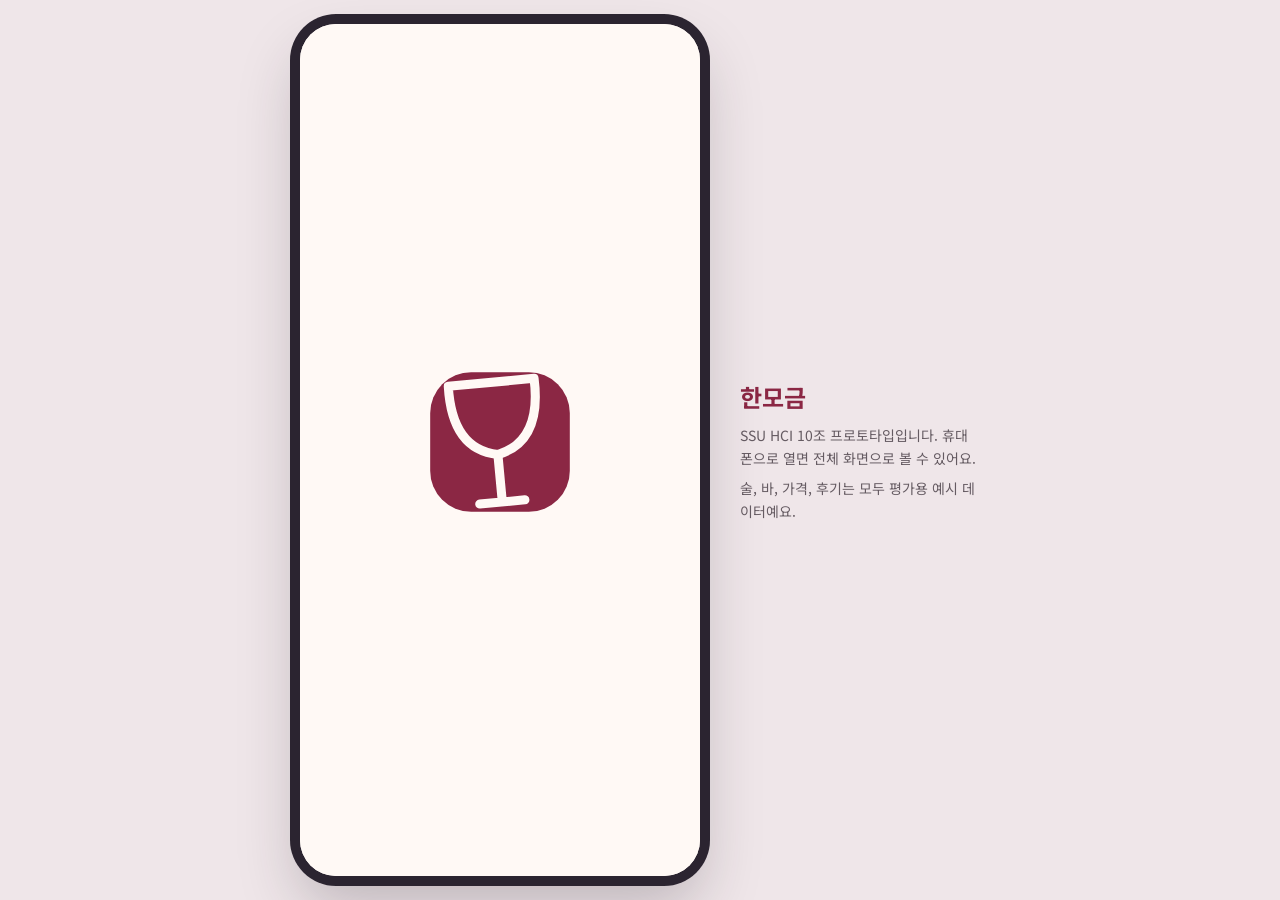
<file: index.html>
<!doctype html>
<html lang="ko">
<head>
<meta charset="utf-8">
<meta name="viewport" content="width=device-width, initial-scale=1, viewport-fit=cover">
<meta name="theme-color" content="#FFF9F5">
<title>한모금</title>
<meta name="description" content="소주 맥주 너머, 내 입맛의 첫 한 모금. SSU HCI 10조 프로토타입.">
<link rel="preconnect" href="https://fonts.googleapis.com">
<link rel="preconnect" href="https://fonts.gstatic.com" crossorigin>
<link href="https://fonts.googleapis.com/css2?family=Noto+Sans+KR:wght@400;500;700&display=swap" rel="stylesheet">
</head>
<body>
<div class="stage">
  <main id="app" class="phone" aria-live="polite"></main>
  <aside class="stage-note">
    <p class="stage-title">한모금</p>
    <p>SSU HCI 10조 프로토타입입니다. 휴대폰으로 열면 전체 화면으로 볼 수 있어요.</p>
    <p>술, 바, 가격, 후기는 모두 평가용 예시 데이터예요.</p>
  </aside>
</div>
<script>
// GitHub Pages는 이 파일을 10분간 캐시한다. 그래서 최신 버전 번호를 캐시 없이 먼저 확인하고
// 그 번호로 스타일과 앱을 불러온다. 다시 불러오기(새로고침) 없이 항상 최신 화면이 열린다.
(function () {
  var FALLBACK = "11181308";
  function load(v) {
    var l = document.createElement("link");
    l.rel = "stylesheet"; l.href = "css/style.css?v=" + v;
    l.onload = l.onerror = function () {
      var s = document.createElement("script");
      s.type = "module"; s.src = "js/app.js?v=" + v;
      document.body.appendChild(s);
    };
    document.head.appendChild(l);
  }
  fetch("version.json?t=" + Date.now(), { cache: "no-store" })
    .then(function (r) { return r.json(); })
    .then(function (j) { load(j.v || FALLBACK); }, function () { load(FALLBACK); });
})();
</script>
</body>
</html>
</file>
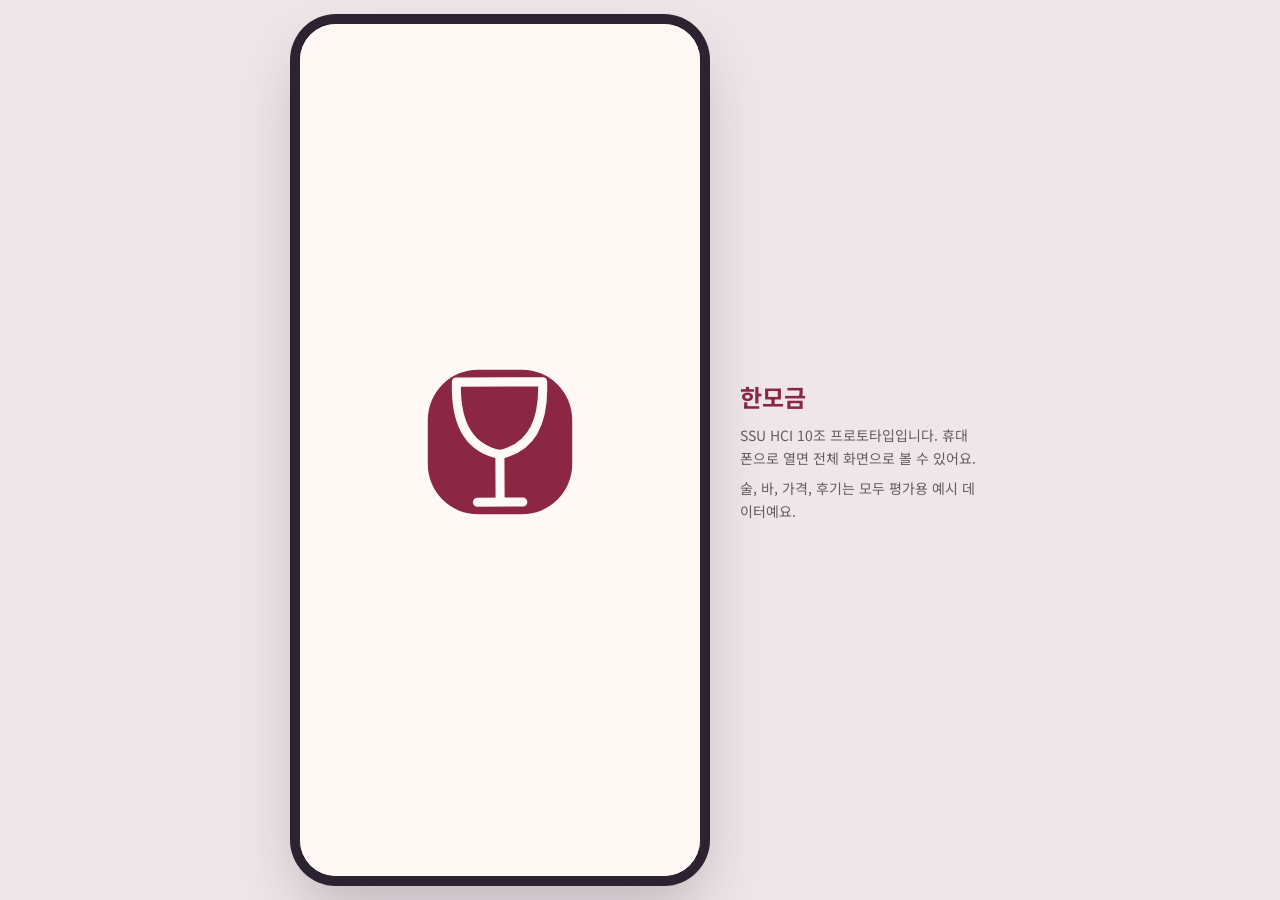
<file: 1117/index.html>
<!doctype html>
<html lang="ko">
<head>
<meta charset="utf-8">
<meta name="viewport" content="width=device-width, initial-scale=1, viewport-fit=cover">
<meta name="theme-color" content="#FFF9F5">
<title>한모금 (11/17 버전)</title>
<meta name="description" content="소주 맥주 너머, 내 입맛의 첫 한 모금. SSU HCI 10조 프로토타입.">
<link rel="preconnect" href="https://fonts.googleapis.com">
<link rel="preconnect" href="https://fonts.gstatic.com" crossorigin>
<link href="https://fonts.googleapis.com/css2?family=Noto+Sans+KR:wght@400;500;700&display=swap" rel="stylesheet">
</head>
<body>
<div class="stage">
  <main id="app" class="phone" aria-live="polite"></main>
  <aside class="stage-note">
    <p class="stage-title">한모금</p>
    <p>SSU HCI 10조 프로토타입입니다. 휴대폰으로 열면 전체 화면으로 볼 수 있어요.</p>
    <p>술, 바, 가격, 후기는 모두 평가용 예시 데이터예요.</p>
  </aside>
</div>
<script>
// GitHub Pages는 이 파일을 10분간 캐시한다. 그래서 최신 버전 번호를 캐시 없이 먼저 확인하고
// 그 번호로 스타일과 앱을 불러온다. 다시 불러오기(새로고침) 없이 항상 최신 화면이 열린다.
(function () {
  var FALLBACK = "11171442";
  function load(v) {
    var l = document.createElement("link");
    l.rel = "stylesheet"; l.href = "css/style.css?v=" + v;
    l.onload = l.onerror = function () {
      var s = document.createElement("script");
      s.type = "module"; s.src = "js/app.js?v=" + v;
      document.body.appendChild(s);
    };
    document.head.appendChild(l);
  }
  fetch("version.json?t=" + Date.now(), { cache: "no-store" })
    .then(function (r) { return r.json(); })
    .then(function (j) { load(j.v || FALLBACK); }, function () { load(FALLBACK); });
})();
</script>
</body>
</html>
</file>
